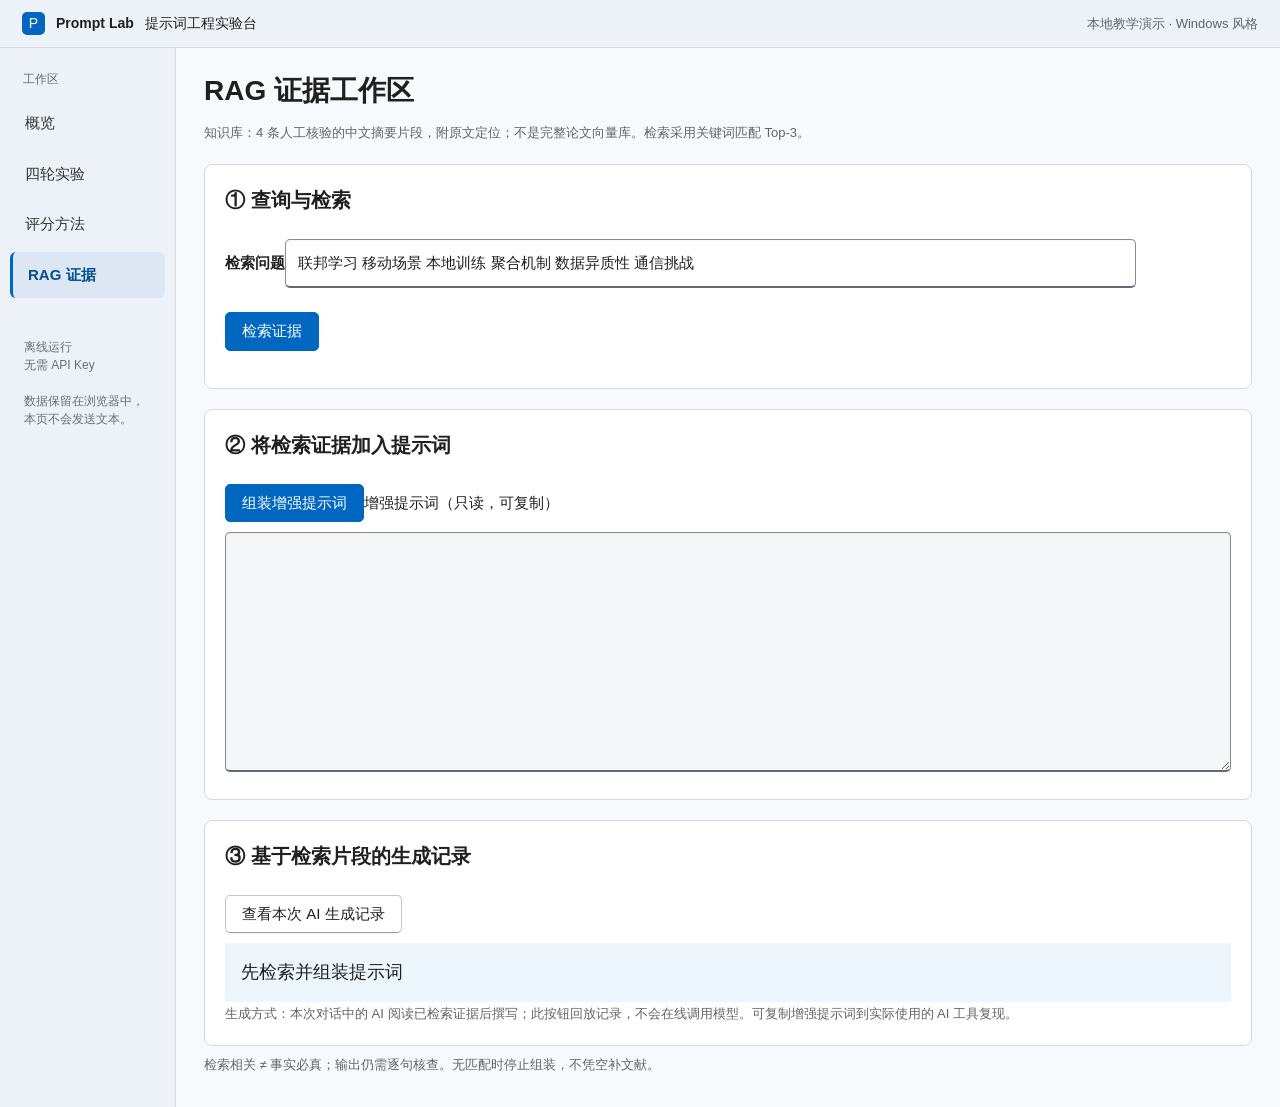
<file: rag.html>
<!doctype html><html lang="zh-CN"><meta charset="utf-8"><meta name="viewport" content="width=device-width,initial-scale=1"><title>RAG 证据 · Prompt Lab</title><link rel="stylesheet" href="rag.css"><link rel="stylesheet" href="windows.css"><link rel="stylesheet" href="legacy-windows.css"><body><div class="titlebar"><span class="appmark">P</span><strong>Prompt Lab</strong><span>提示词工程实验台</span><small>本地教学演示 · Windows 风格</small></div><div class="shell"><nav class="sidebar" aria-label="主要导航"><div class="label">工作区</div><a class="" href="index.html">概览</a><a class="" href="rounds.html">四轮实验</a><a class="" href="scoring.html">评分方法</a><a class="active" href="rag.html">RAG 证据</a><div class="bottom">离线运行<br>无需 API Key<br><br>数据保留在浏览器中，本页不会发送文本。</div></nav><main class="workspace"><h1>RAG 证据工作区</h1><small>知识库：4 条人工核验的中文摘要片段，附原文定位；不是完整论文向量库。检索采用关键词匹配 Top-3。</small><section id="retrieve"><h2>① 查询与检索</h2><label for="q"><strong>检索问题</strong></label><input type="text" placeholder="输入主题或关键词…" id="q" value="联邦学习 移动场景 本地训练 聚合机制 数据异质性 通信挑战"><button id="search">检索证据</button><div id="hits"></div><p id="status"></p></section><section id="assemble"><h2>② 将检索证据加入提示词</h2><button id="build">组装增强提示词</button><label for="prompt">增强提示词（只读，可复制）</label><textarea id="prompt" readonly></textarea></section><section id="generate"><h2>③ 基于检索片段的生成记录</h2><button id="replay">查看本次 AI 生成记录</button><div id="result">先检索并组装提示词</div><small>生成方式：本次对话中的 AI 阅读已检索证据后撰写；此按钮回放记录，不会在线调用模型。可复制增强提示词到实际使用的 AI 工具复现。</small></section><p><small>检索相关 ≠ 事实必真；输出仍需逐句核查。无匹配时停止组装，不凭空补文献。</small></p></main></div><script src="core.js"></script><script src="rag.js"></script></body></html>
</file>
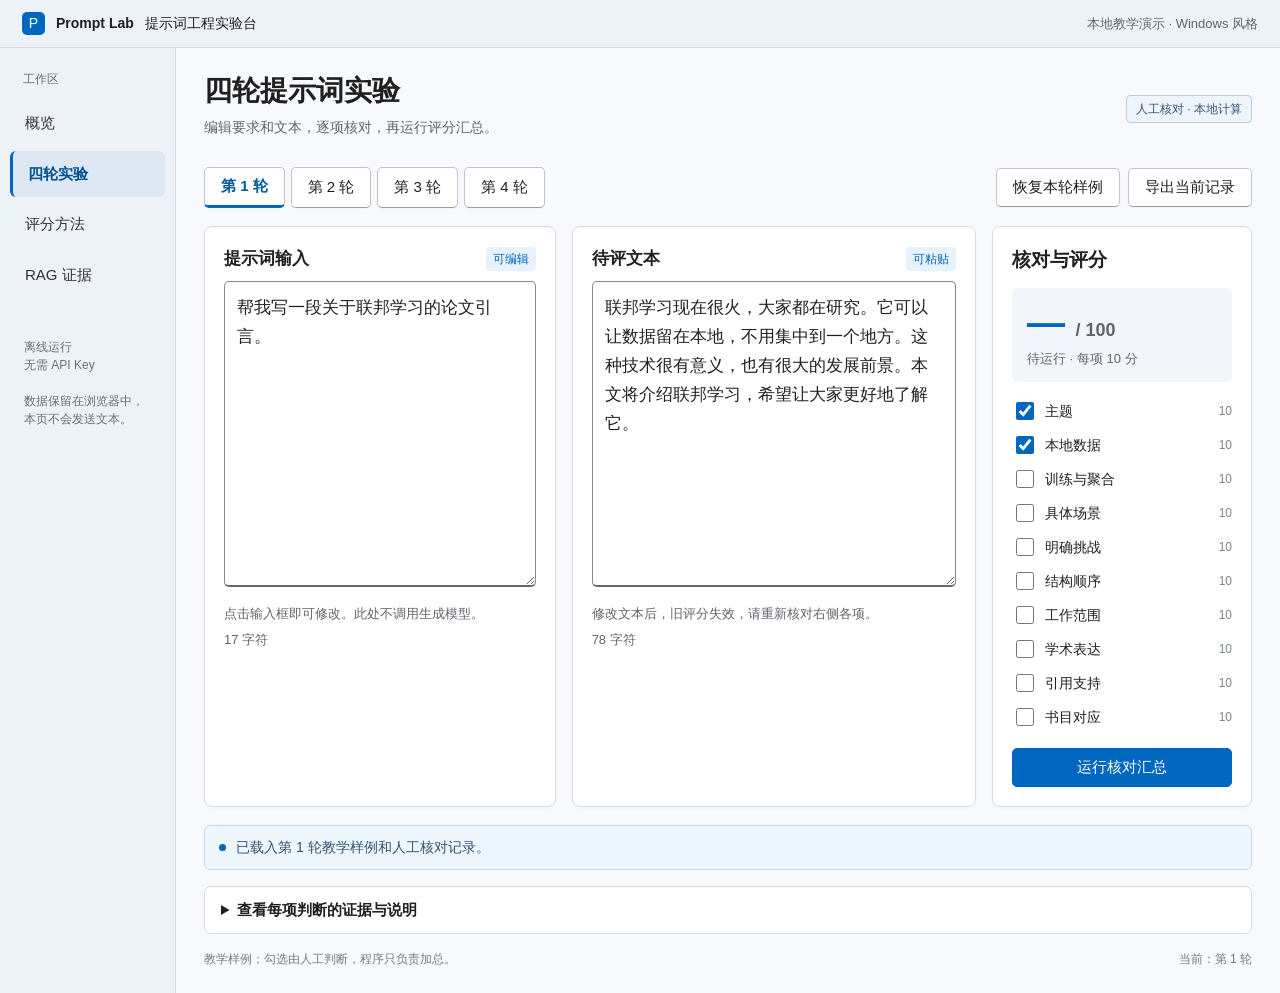
<file: rounds.html>
<!doctype html><html lang="zh-CN"><meta charset="utf-8"><meta name="viewport" content="width=device-width,initial-scale=1"><title>四轮实验 · Prompt Lab</title><link rel="stylesheet" href="windows.css"><body><div class="titlebar"><span class="appmark">P</span><strong>Prompt Lab</strong><span>提示词工程实验台</span><small>本地教学演示 · Windows 风格</small></div><div class="shell"><nav class="sidebar" aria-label="主要导航"><div class="label">工作区</div><a class="" href="index.html">概览</a><a class="active" href="rounds.html">四轮实验</a><a class="" href="scoring.html">评分方法</a><a class="" href="rag.html">RAG 证据</a><div class="bottom">离线运行<br>无需 API Key<br><br>数据保留在浏览器中，本页不会发送文本。</div></nav><main class="workspace"><div class="headrow"><div><h1>四轮提示词实验</h1><p class="intro">编辑要求和文本，逐项核对，再运行评分汇总。</p></div><span class="tag">人工核对 · 本地计算</span></div><div class="toolbar"><div id="nav" class="tabs" role="group" aria-label="选择实验轮次"></div><div class="actions"><button id="restore">恢复本轮样例</button><button id="export">导出当前记录</button></div></div><div id="capture"><div class="workgrid"><section class="panel"><div class="fieldhead"><label for="prompt">提示词输入</label><span class="editbadge">可编辑</span></div><textarea id="prompt" class="editor" placeholder="在这里输入或粘贴提示词…" spellcheck="false"></textarea><p class="hint">点击输入框即可修改。此处不调用生成模型。</p><p class="muted" id="prompt-count"></p></section><section class="panel"><div class="fieldhead"><label for="text">待评文本</label><span class="editbadge">可粘贴</span></div><textarea id="text" class="editor" placeholder="粘贴 AI 输出，或从上方载入教学样例…" spellcheck="false"></textarea><p class="hint">修改文本后，旧评分失效，请重新核对右侧各项。</p><p class="muted" id="text-count"></p><div id="reference"></div></section><section class="panel review"><h2>核对与评分</h2><div class="scorecard"><div class="score" id="score">— <small>/ 100</small></div><small id="score-caption">待运行 · 每项 10 分</small></div><div id="checks" class="checklist"></div><button id="run" class="primary run">运行核对汇总</button></section></div><div class="statusbar" role="status"><span class="dot"></span><span id="status"></span></div></div><details><summary>查看每项判断的证据与说明</summary><ol id="evidence"></ol></details><div class="pagefooter"><span>教学样例；勾选由人工判断，程序只负责加总。</span><span id="version"></span></div></main></div><script src="core.js"></script><script src="rounds.js"></script></body></html>
</file>
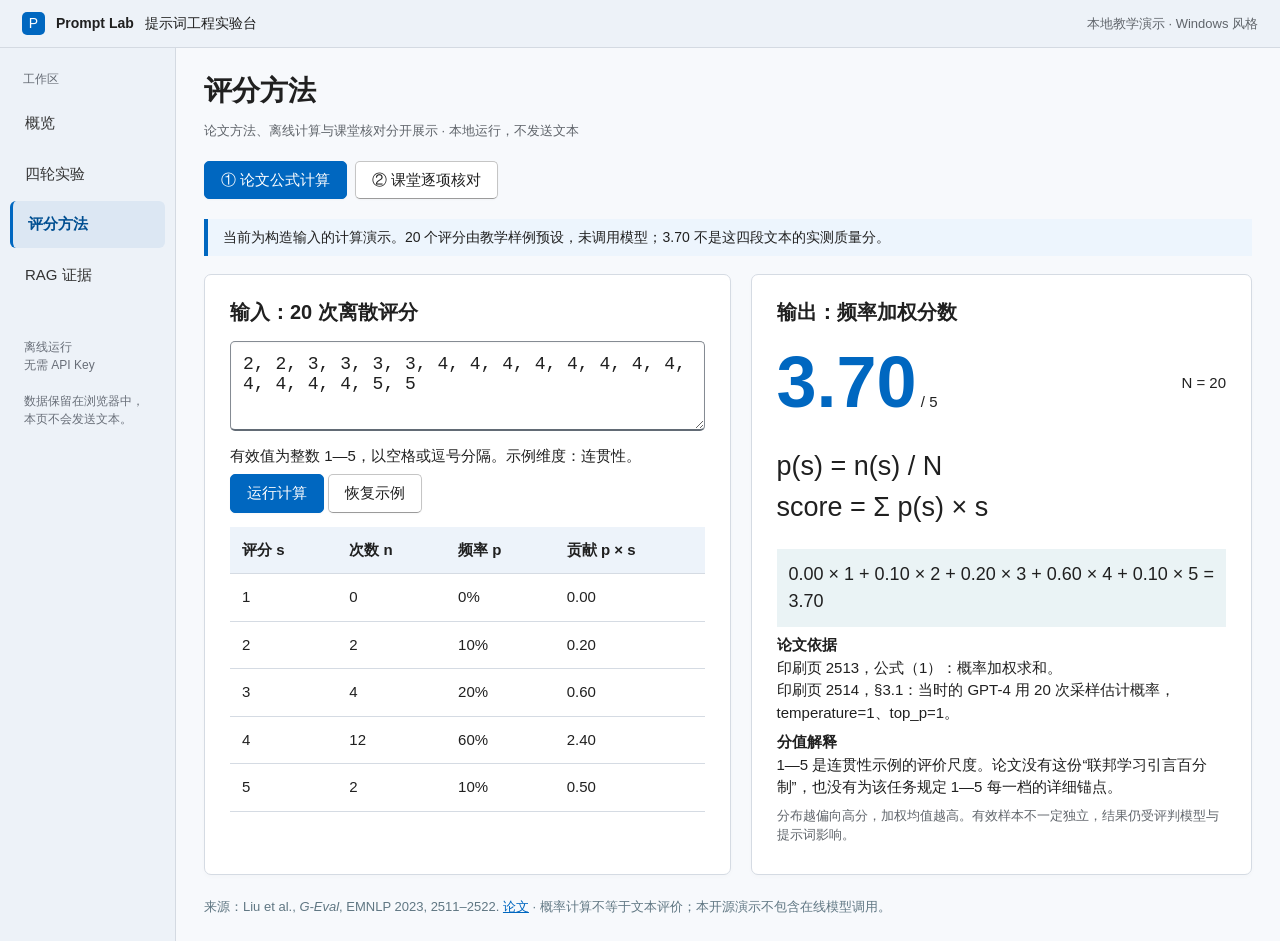
<file: scoring.html>
<!doctype html><html lang="zh-CN"><meta charset="utf-8"><meta name="viewport" content="width=device-width,initial-scale=1"><title>评分方法 · Prompt Lab</title><link rel="stylesheet" href="scoring.css"><link rel="stylesheet" href="windows.css"><link rel="stylesheet" href="legacy-windows.css"><body><div class="titlebar"><span class="appmark">P</span><strong>Prompt Lab</strong><span>提示词工程实验台</span><small>本地教学演示 · Windows 风格</small></div><div class="shell"><nav class="sidebar" aria-label="主要导航"><div class="label">工作区</div><a class="" href="index.html">概览</a><a class="" href="rounds.html">四轮实验</a><a class="active" href="scoring.html">评分方法</a><a class="" href="rag.html">RAG 证据</a><div class="bottom">离线运行<br>无需 API Key<br><br>数据保留在浏览器中，本页不会发送文本。</div></nav><main class="workspace">
<h1>评分方法</h1><p class="muted">论文方法、离线计算与课堂核对分开展示 · 本地运行，不发送文本</p>
<div class="nav"><button id="formula-tab" class="active">① 论文公式计算</button><button id="check-tab">② 课堂逐项核对</button></div>
<section id="formula"><div class="notice">当前为构造输入的计算演示。20 个评分由教学样例预设，未调用模型；3.70 不是这四段文本的实测质量分。</div>
<div class="grid"><div class="box"><h2>输入：20 次离散评分</h2><textarea id="ratings" class="formula-input" aria-label="离散评分"></textarea><p class="mini">有效值为整数 1—5，以空格或逗号分隔。示例维度：连贯性。</p><button class="primary" id="calculate">运行计算</button> <button id="reset">恢复示例</button><p id="error" class="error"></p><table><thead><tr><th>评分 s</th><th>次数 n</th><th>频率 p</th><th>贡献 p × s</th></tr></thead><tbody id="distribution"></tbody></table></div>
<div class="box"><h2>输出：频率加权分数</h2><div class="score-row"><div><span id="weighted" class="big">—</span> / 5</div><span id="sample-size"></span></div><div class="equation">p(s) = n(s) / N<br>score = Σ p(s) × s</div><p id="calc-detail" class="resultline"></p><p class="anchor"><strong>论文依据</strong><br>印刷页 2513，公式（1）：概率加权求和。<br>印刷页 2514，§3.1：当时的 GPT-4 用 20 次采样估计概率，temperature=1、top_p=1。</p><p class="anchor"><strong>分值解释</strong><br>1—5 是连贯性示例的评价尺度。论文没有这份“联邦学习引言百分制”，也没有为该任务规定 1—5 每一档的详细锚点。</p><p class="muted">分布越偏向高分，加权均值越高。有效样本不一定独立，结果仍受评判模型与提示词影响。</p></div></div></section>
<section id="check" class="hidden"><div class="notice">课堂改编表：人工核对证据、程序自动加总。预置的是上一版四段样例的评阅记录，不是 G-Eval 或自动语义评分。</div><div class="grid"><div><div class="tabs" id="samples"></div><div class="box"><h2 id="sample-title"></h2><div id="sample-text" class="text"></div><p id="reference" class="muted"></p></div><div class="box" style="margin-top:16px"><div class="score-row"><strong>已勾选项的得分</strong><span id="check-score" class="total">0 / 100</span></div><p id="score-detail"></p><button id="export">导出当前评阅 JSON</button><p class="muted">切换版本会载入相应预置记录。取消“引用支持”和“书目对应”两项，可观察总分从 100 变成 80。</p></div></div><div class="box"><table class="checktable"><thead><tr><th>通过</th><th>检查项与证据（每项 10 分）</th></tr></thead><tbody id="checklist"></tbody></table></div></div><div class="summary" id="summary"></div></section>
<div class="source">来源：Liu et al., <em>G-Eval</em>, EMNLP 2023, 2511–2522. <a href="https://aclanthology.org/2023.emnlp-main.153/" target="_blank" rel="noreferrer">论文</a> · 概率计算不等于文本评价；本开源演示不包含在线模型调用。</div></main></div><script src="core.js"></script><script src="scoring.js"></script></body></html>
</file>
<file: rag.css>
*{box-sizing:border-box}body{margin:0;background:#eff5ff;color:#132347;font:20px/1.55 "Microsoft YaHei"}main{width:1240px;margin:20px auto;background:white;padding:24px}h1{font-size:30px;margin:0}h2{font-size:23px;color:#1558ed;margin:12px 0}small{font-size:16px;color:#5b6c8d}input{width:900px;padding:10px;font:inherit}button{font:inherit;padding:10px 18px;background:#1558ed;color:white;border:0;margin:10px 0;cursor:pointer}article{padding:12px;background:#eef6ff;margin:8px 0;border-left:5px solid #00bdd4}a{font-size:14px;color:#1558ed}textarea{width:100%;height:260px;font:17px/1.5 "Microsoft YaHei"}#result{font-size:21px;padding:16px;background:#fff3ca}p{margin:8px 0}.hidden{display:none}
</file>
<file: windows.css>
*{box-sizing:border-box}body{margin:0;color:#202020;background:#e9eef5;font:15px/1.5 'Segoe UI','Microsoft YaHei',sans-serif}button,input,textarea{font:inherit}button,a{touch-action:manipulation}button{min-height:36px;padding:7px 16px;background:#fff;border:1px solid #c5c5c5;border-bottom-color:#9b9b9b;border-radius:5px;color:#202020;cursor:pointer;box-shadow:0 1px 2px #00000008}button:hover{background:#f5f5f5}button:active{transform:translateY(1px)}button.primary{background:#0067c0;border-color:#0067c0;color:#fff}button.primary:hover{background:#005aa7}button:disabled{opacity:.5;cursor:default}a{color:#0067c0}button:focus-visible,a:focus-visible,summary:focus-visible{outline:3px solid #0067c0;outline-offset:3px}textarea,input[type=text],input:not([type]){width:100%;background:white;border:1px solid #858b93;border-bottom:2px solid #626b75;border-radius:5px;padding:12px;color:#202020;box-shadow:inset 0 1px 2px #0000000a;outline:none}textarea:focus,input:focus{border-color:#0067c0;border-bottom:3px solid #0067c0;box-shadow:0 0 0 2px #0067c026}textarea{resize:vertical;line-height:1.7;font-size:17px}input[type=checkbox]{width:18px;height:18px;accent-color:#0067c0;cursor:pointer}label{cursor:pointer}small,.muted{font-size:13px;color:#60656b}h1{font-size:28px;line-height:1.3;margin:0 0 8px}h2{font-size:19px;margin:0 0 14px}p{margin:7px 0}.titlebar{height:48px;display:flex;align-items:center;padding:0 22px;gap:11px;background:#edf2f8;border-bottom:1px solid #d4dae2;font-size:14px}.appmark{width:23px;height:23px;border-radius:5px;background:#0067c0;color:white;display:grid;place-items:center;font-size:14px}.titlebar small{margin-left:auto}.shell{display:grid;grid-template-columns:176px minmax(0,1fr);min-height:calc(100vh - 48px)}.sidebar{padding:22px 10px;background:#edf2f8;border-right:1px solid #d4dae2}.sidebar .label{font-size:12px;color:#656b74;padding:0 13px;margin-bottom:12px}.sidebar a{display:block;color:#333;padding:12px 15px;border-radius:6px;text-decoration:none;margin:4px 0}.sidebar a.active{background:#dce7f3;color:#004f91;border-left:3px solid #0067c0;font-weight:600}.sidebar .bottom{margin:40px 14px;font-size:12px;color:#686e78}.workspace{padding:25px 28px;min-width:0;background:#f7f9fc}.headrow{display:flex;justify-content:space-between;align-items:center;gap:16px}.tag{border:1px solid #bdcbe0;background:#edf4fb;border-radius:4px;padding:4px 9px;color:#38516d;font-size:12px}.toolbar{display:flex;justify-content:space-between;align-items:center;margin:22px 0 18px;gap:12px}.tabs{display:flex;gap:6px}.tabs button.active{background:white;border-bottom:3px solid #0067c0;color:#005a9e;font-weight:600}.actions{display:flex;gap:8px}.panel{background:white;border:1px solid #d5dbe3;border-radius:8px;padding:19px;box-shadow:0 2px 5px #22334405}.workgrid{display:grid;grid-template-columns:minmax(280px,1fr) minmax(330px,1.15fr) 260px;gap:16px}.fieldhead{display:flex;justify-content:space-between;align-items:center;margin-bottom:10px}.fieldhead label{font-size:17px;font-weight:600}.editbadge{font-size:12px;color:#0067c0;background:#e8f2fc;padding:3px 7px;border-radius:4px}.editor{height:306px}.hint{margin-top:10px;font-size:13px;color:#60656b}.scorecard{background:#f2f6fa;border-radius:6px;padding:13px 15px;margin-bottom:12px}.score{font-size:38px;font-weight:600;color:#0067c0;line-height:1.2}.score small{font-size:18px}.checklist label{display:flex;align-items:center;gap:8px;padding:5px 0;font-size:14px}.checklist label span{flex:1}.checklist label em{font-size:12px;font-style:normal;color:#7c8490}.run{width:100%;margin-top:14px}.statusbar{display:flex;gap:10px;align-items:center;background:#edf5fd;border:1px solid #c5daf0;padding:11px 14px;border-radius:6px;margin-top:18px;color:#345370;font-size:14px}.dot{width:7px;height:7px;background:#0067c0;border-radius:50%}details{margin-top:16px;border:1px solid #d5dbe3;background:#fff;border-radius:7px;padding:12px 16px}summary{cursor:pointer;font-weight:600}#evidence{font-size:14px;line-height:1.6}#evidence li{margin:7px 0}#reference{font-size:12px;color:#656b74;margin-top:10px;max-height:70px;overflow:auto}.pagefooter{display:flex;justify-content:space-between;font-size:12px;color:#747b86;margin-top:16px}.intro{color:#60656b;font-size:14px}.homegrid{display:grid;grid-template-columns:repeat(3,1fr);gap:18px;margin-top:28px}.homegrid .panel{padding:26px}.homegrid a{display:inline-block;margin-top:15px}.hidden{display:none!important}@media(max-width:1150px){.shell{grid-template-columns:145px 1fr}.workspace{padding:20px}.workgrid{grid-template-columns:1fr 1fr}.review{grid-column:1/-1}.checklist{display:grid;grid-template-columns:repeat(5,1fr)}}@media(max-width:750px){.shell{display:block}.sidebar{display:flex;padding:4px;border-bottom:1px solid #ddd}.sidebar .label,.sidebar .bottom{display:none}.workspace{padding:16px}.workgrid,.homegrid{display:block}.panel{margin-bottom:14px}.toolbar,.headrow{display:block}.actions{margin-top:12px}.checklist{grid-template-columns:repeat(2,1fr)}.editor{height:230px}.titlebar small{display:none}}

select{font:inherit;padding:8px 12px;border:1px solid #858b93;border-radius:4px;background:white;margin-left:8px}table{width:100%;border-collapse:collapse;margin:14px 0}th,td{padding:12px;border-bottom:1px solid #d5dbe3;text-align:left}th{background:#edf3fa}#method li{margin:8px 0}#work .editor{height:355px}

.prompt-stack{position:relative;height:355px}.prompt-stack #live-prompt,.prompt-stack #prompt-mirror{position:absolute;inset:0;margin:0;width:100%;height:355px!important;font:17px/1.7 "Segoe UI","Microsoft YaHei",sans-serif;letter-spacing:normal;padding:12px;border:1px solid transparent;border-bottom-width:2px;white-space:pre-wrap;overflow-wrap:break-word;overflow-y:scroll;border-radius:5px}.prompt-stack #prompt-mirror{background:white;pointer-events:none;color:#202020}.prompt-stack #live-prompt{color:transparent;background:transparent;caret-color:#202020;border-color:#858b93;resize:none}.prompt-added{color:#c52222;background:#fff0f0}.prompt-stack #live-prompt::selection{background:#0067c040;color:transparent}#diff-legend{color:#a91c1c;font-size:12px}
</file>
<file: legacy-windows.css>
body{font-size:15px;background:#e9eef5;color:#202020}.workspace{width:auto;max-width:none;margin:0;padding:25px 28px}h1{font-size:28px;margin-bottom:12px}h2{font-size:20px;color:#202020}.grid{gap:20px}.box,article{border:1px solid #d5dbe3;border-radius:7px;box-shadow:0 2px 5px #22334405}button.active,button.primary,#search,#build,#calculate{background:#0067c0;color:white;border-color:#0067c0}#q{display:inline-block;width:calc(100% - 155px);margin:10px 14px 14px 0;min-height:44px}#prompt{background:#f5f6f8;height:240px}.formula-input{font-size:18px;border:1px solid #858b93;border-bottom:2px solid #626b75}.nav{margin:20px 0;gap:8px}.notice{background:#edf5fd;border-color:#0067c0;font-size:14px}.big,.total{color:#0067c0}#retrieve,#assemble,#generate{background:white;border:1px solid #d5dbe3;border-radius:8px;padding:20px;margin-top:20px}article{background:#f5f8fc;border-left:3px solid #0067c0;font-size:16px}#result{background:#edf5fd;font-size:18px}table{font-size:15px}.titlebar{font-size:14px}.sidebar a{font-size:15px}small{font-size:13px}.summary span{background:#edf3fa}.source{font-size:13px}@media(max-width:800px){.grid{display:block}.box{margin-bottom:15px}}
</file>
<file: scoring.css>
*{box-sizing:border-box}body{margin:0;background:#f5f6f2;color:#173041;font:18px/1.55 'Microsoft YaHei',sans-serif}main{max-width:1260px;margin:auto;padding:28px 40px}h1{font-size:34px;margin:0 0 7px}h2{font-size:24px;margin:0 0 12px}p{margin:8px 0}small,.muted{color:#617783;font-size:15px}.notice{border-left:4px solid #b45e35;padding:8px 15px;background:#fff3e9;font-size:16px;margin:18px 0}.nav{display:flex;gap:12px;margin:22px 0}button{font:inherit;border:1px solid #176b87;border-radius:5px;background:white;color:#176b87;padding:8px 17px;cursor:pointer}button.active,button.primary{background:#176b87;color:white}button:hover{filter:brightness(.93)}.grid{display:grid;grid-template-columns:1.05fr 1fr;gap:36px}.box{background:white;padding:22px 25px;border:1px solid #d6e0e4;border-radius:7px}table{width:100%;border-collapse:collapse;font-size:17px}th,td{border-bottom:1px solid #dce4e6;padding:10px 8px;text-align:left}th{background:#eaf0f2}input[type=number]{width:85px;padding:6px;font:inherit}input[type=checkbox]{width:19px;height:19px;accent-color:#176b87}.big{font-size:72px;color:#176b87;line-height:1.15;font-weight:bold}.equation{font-size:27px;margin:22px 0}.score-row{display:flex;justify-content:space-between;align-items:center}.bar{height:15px;background:#176b87}.bartrack{width:150px;background:#e8eeee}.hidden{display:none!important}.source{margin-top:22px;font-size:14px;color:#607783}.formula-input{width:100%;min-height:90px;padding:12px;font:16px monospace;border:1px solid #bacad1}.evidence{font-size:14px;color:#5a727e;max-width:410px}.checktable td{padding:5px 8px}.checktable{font-size:15px}.text{font-size:17px;line-height:1.8}.total{font-size:44px;color:#176b87;font-weight:bold}.summary{display:flex;gap:20px;margin-top:18px}.summary span{flex:1;padding:9px;background:#eaf0f2;text-align:center}.anchor{font-size:15px}.error{color:#b33;font-weight:bold}.mini{font-size:15px}.tabs{display:flex;gap:8px;margin-bottom:12px}a{color:#176b87}.resultline{background:#eaf3f5;padding:12px;font-size:18px}
</file>
